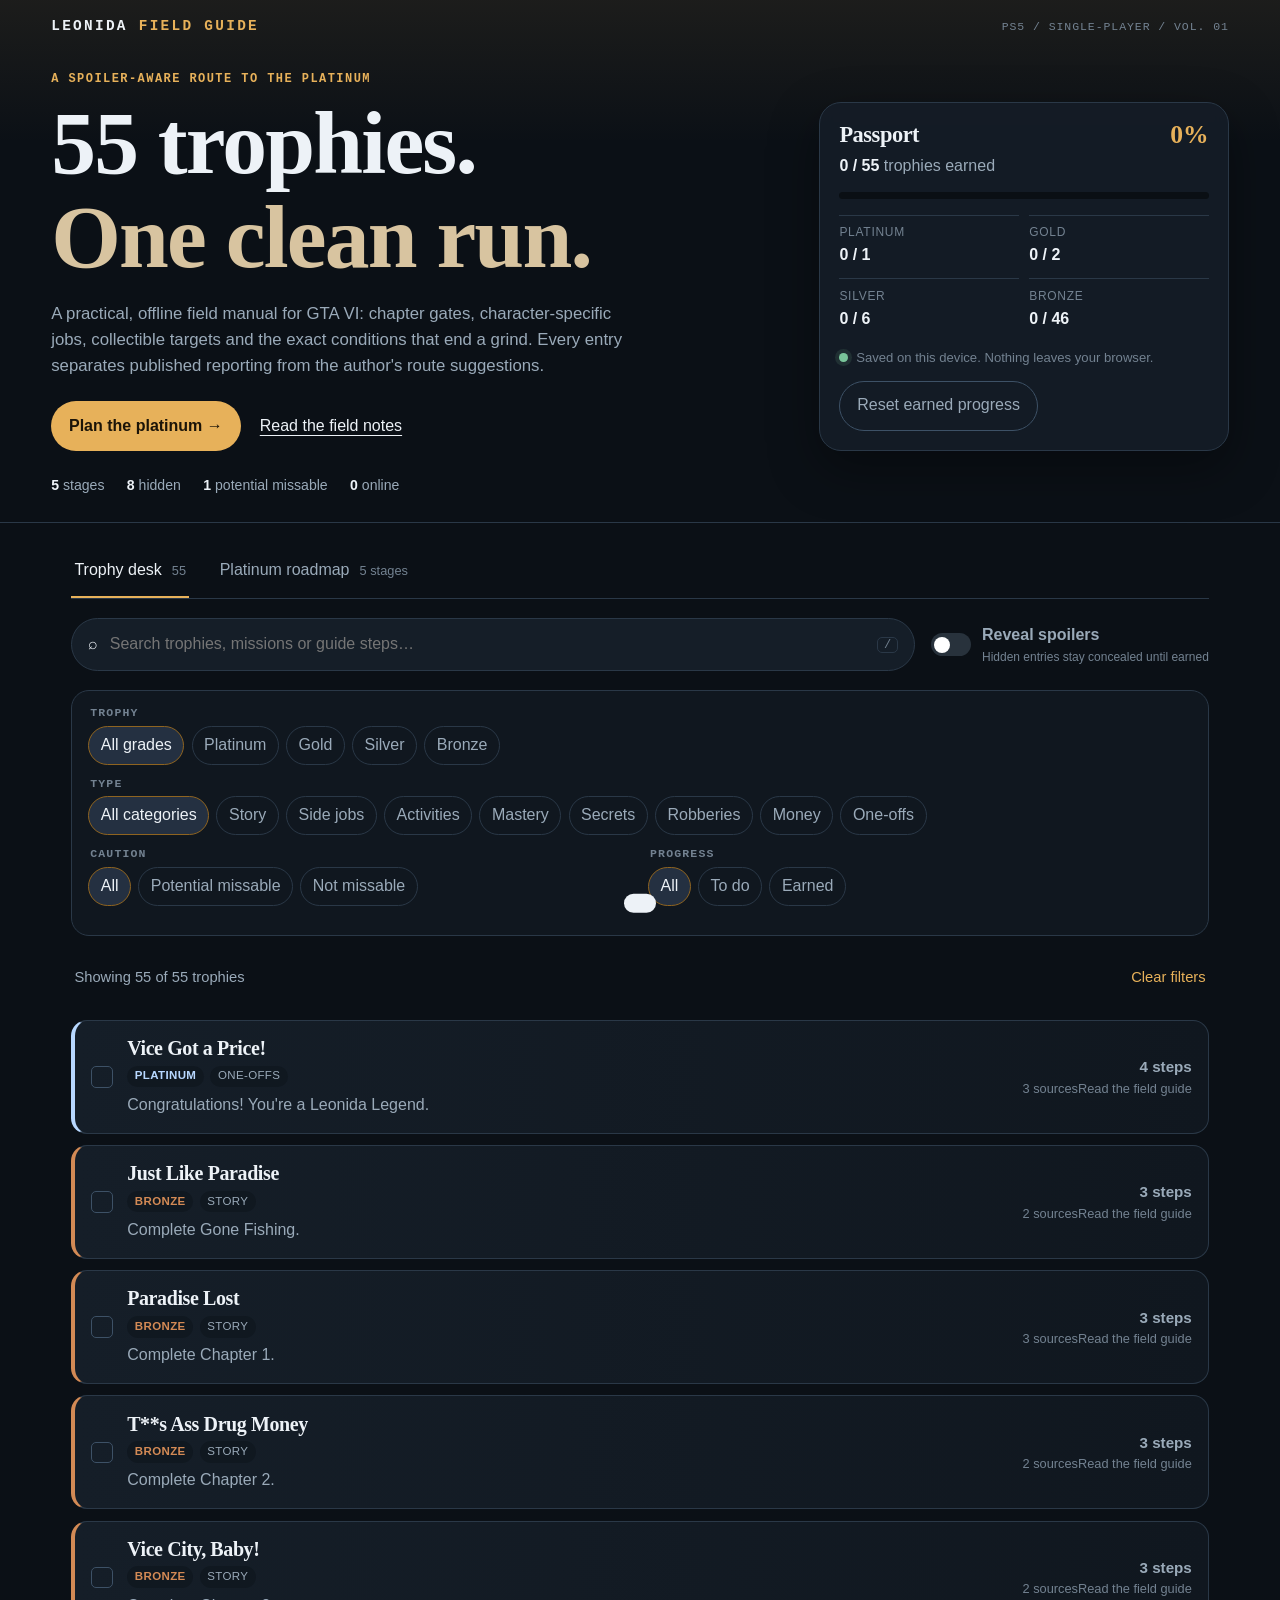
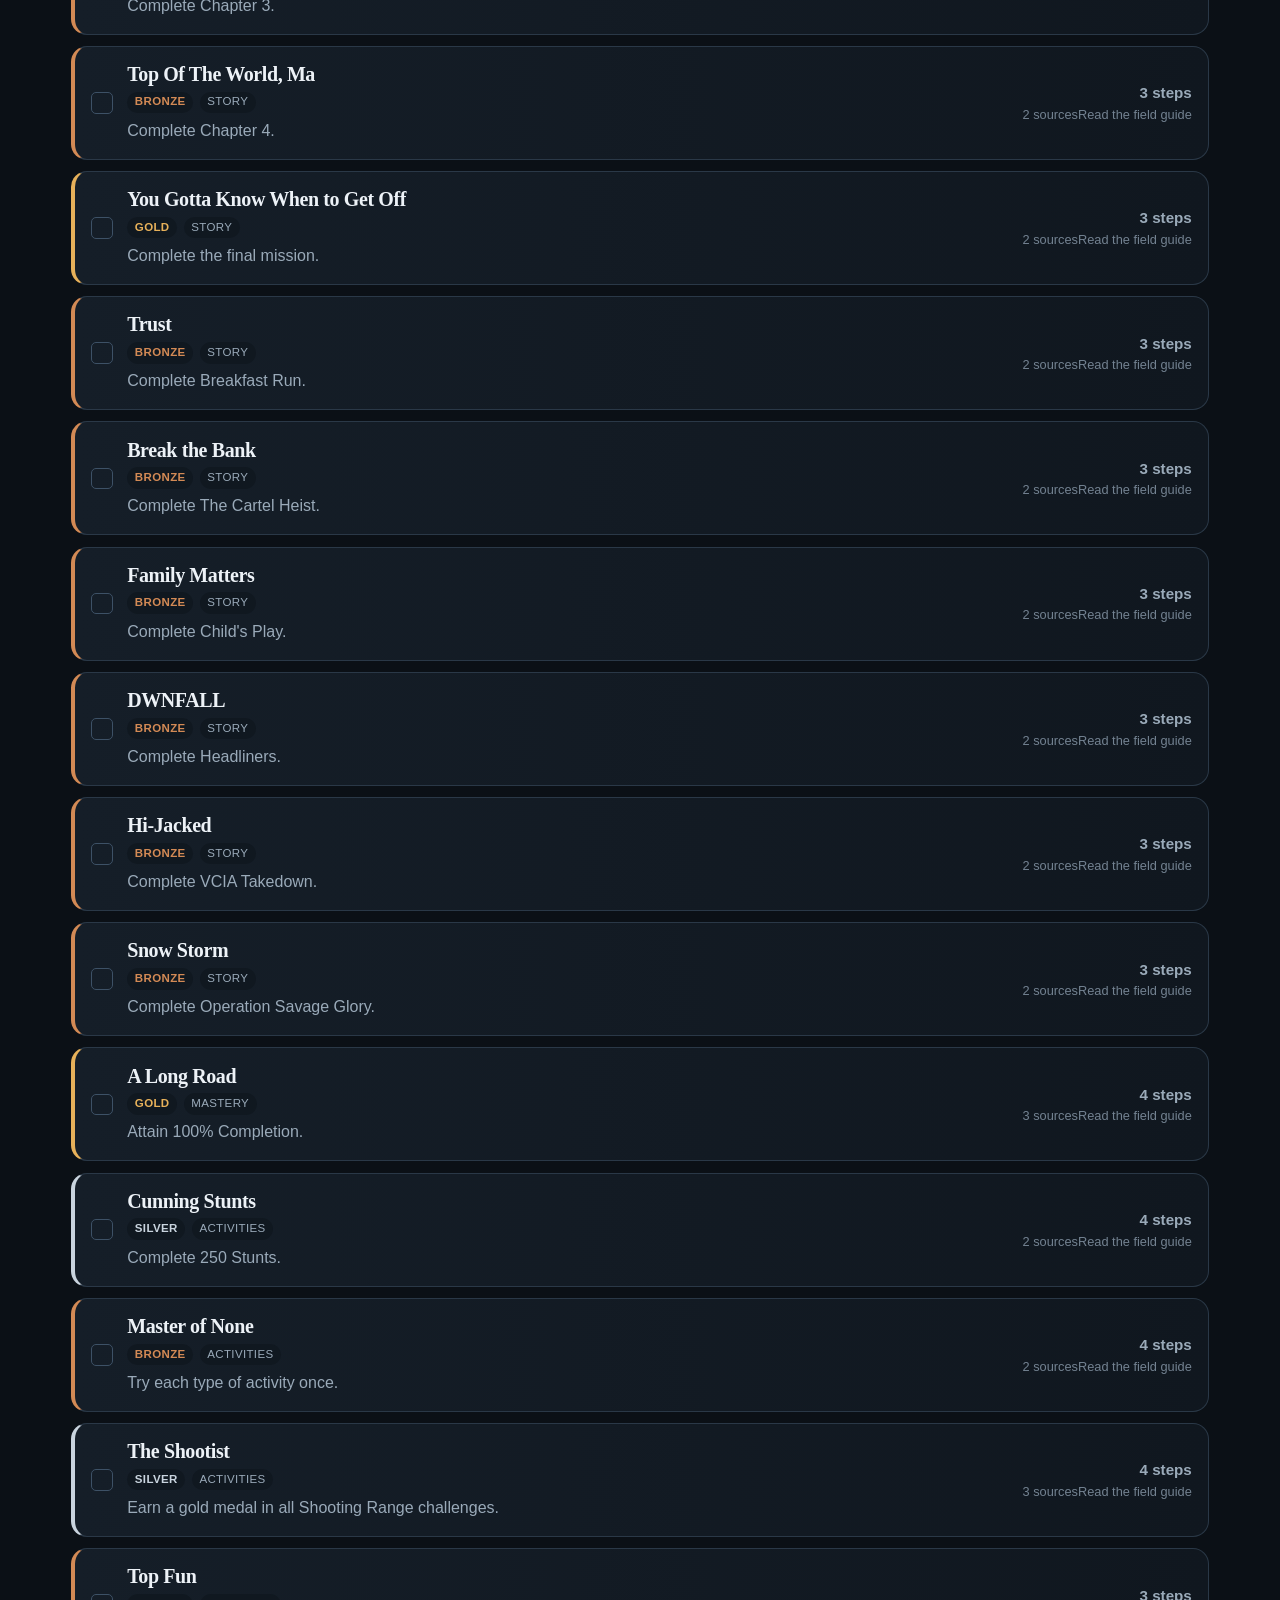
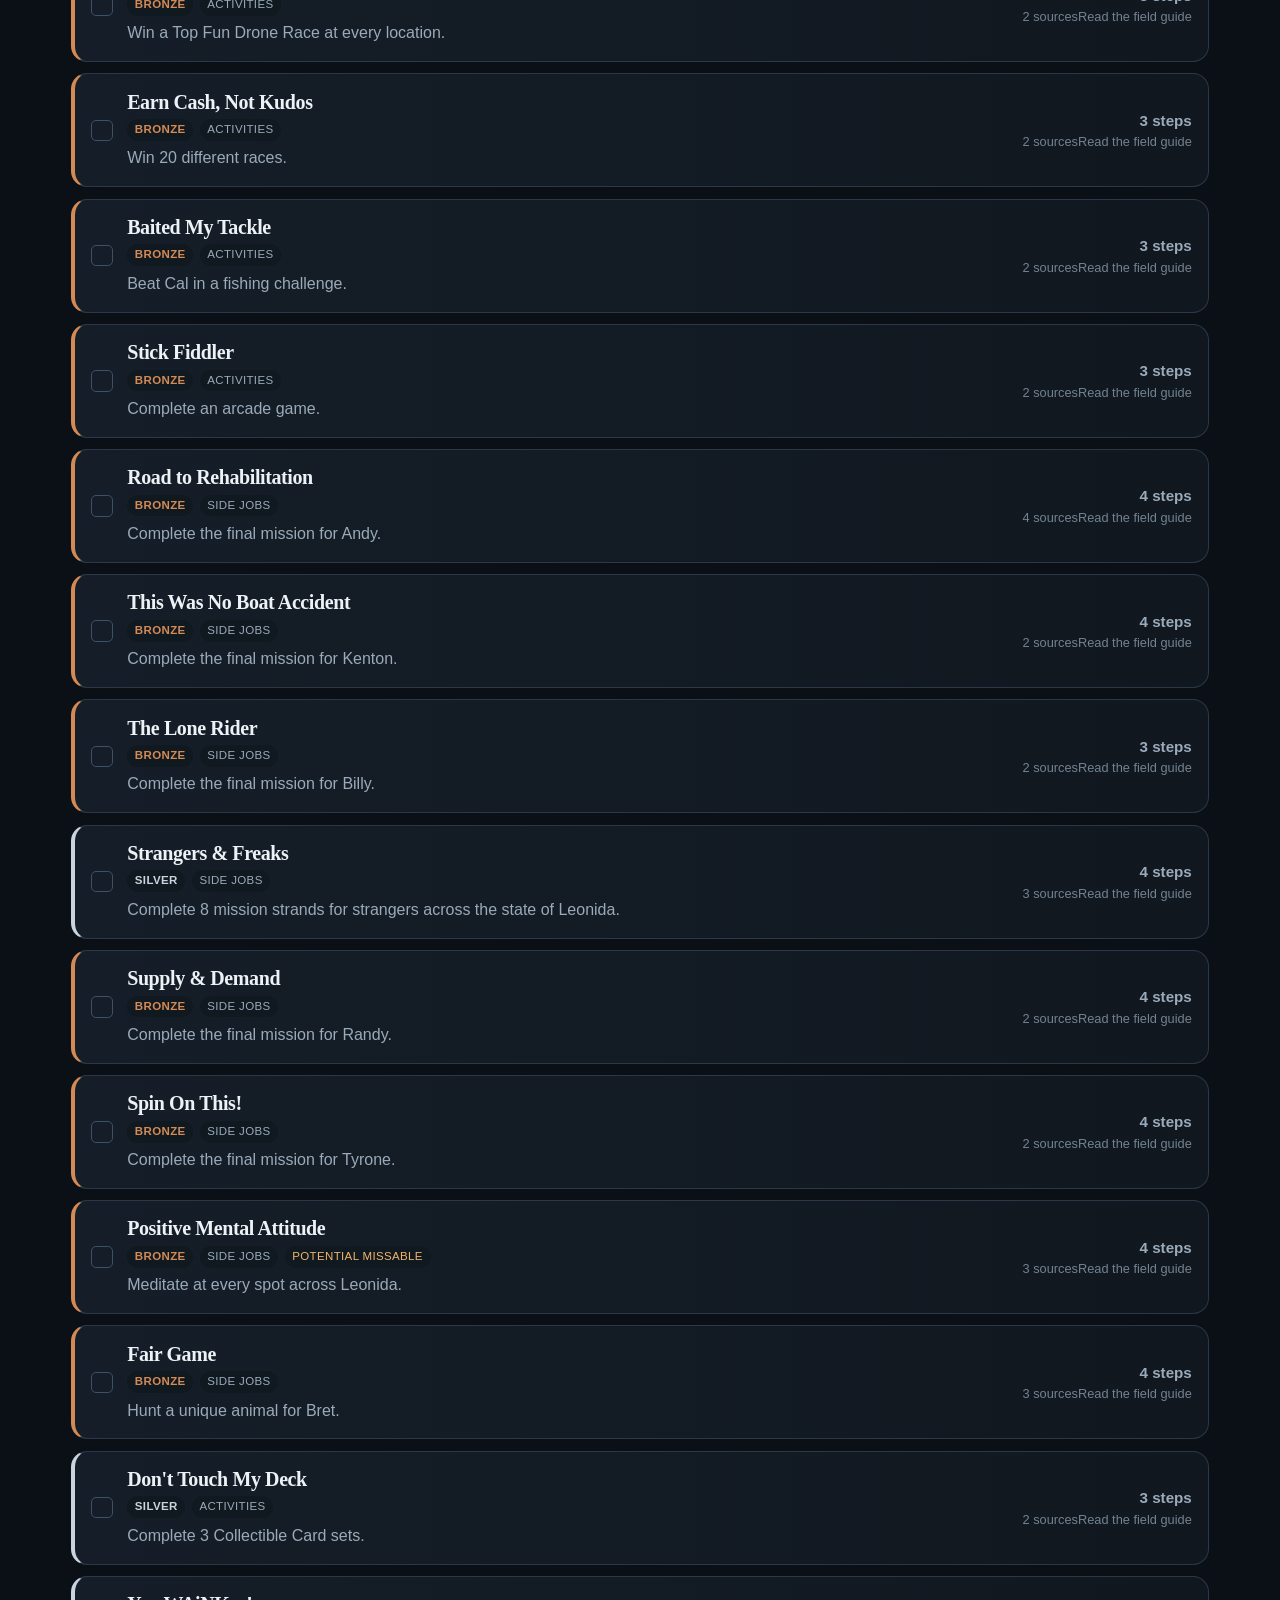
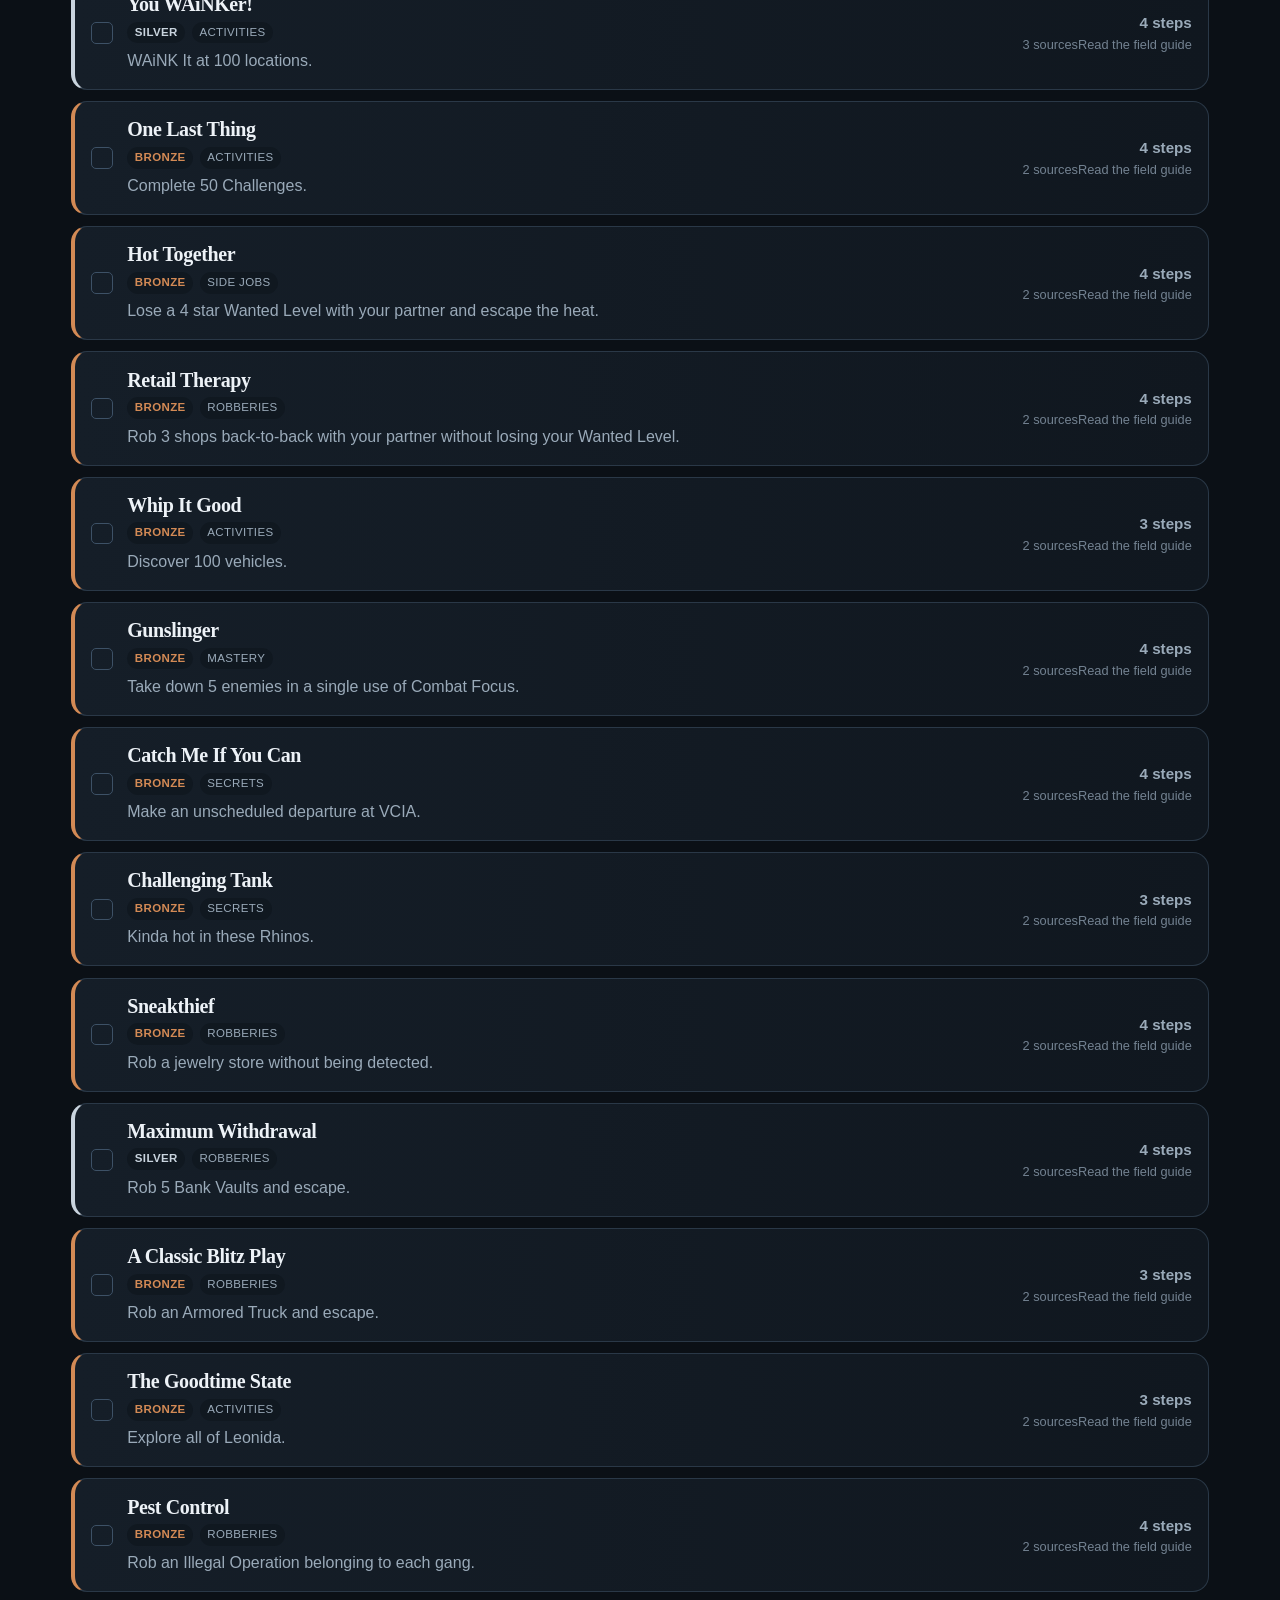
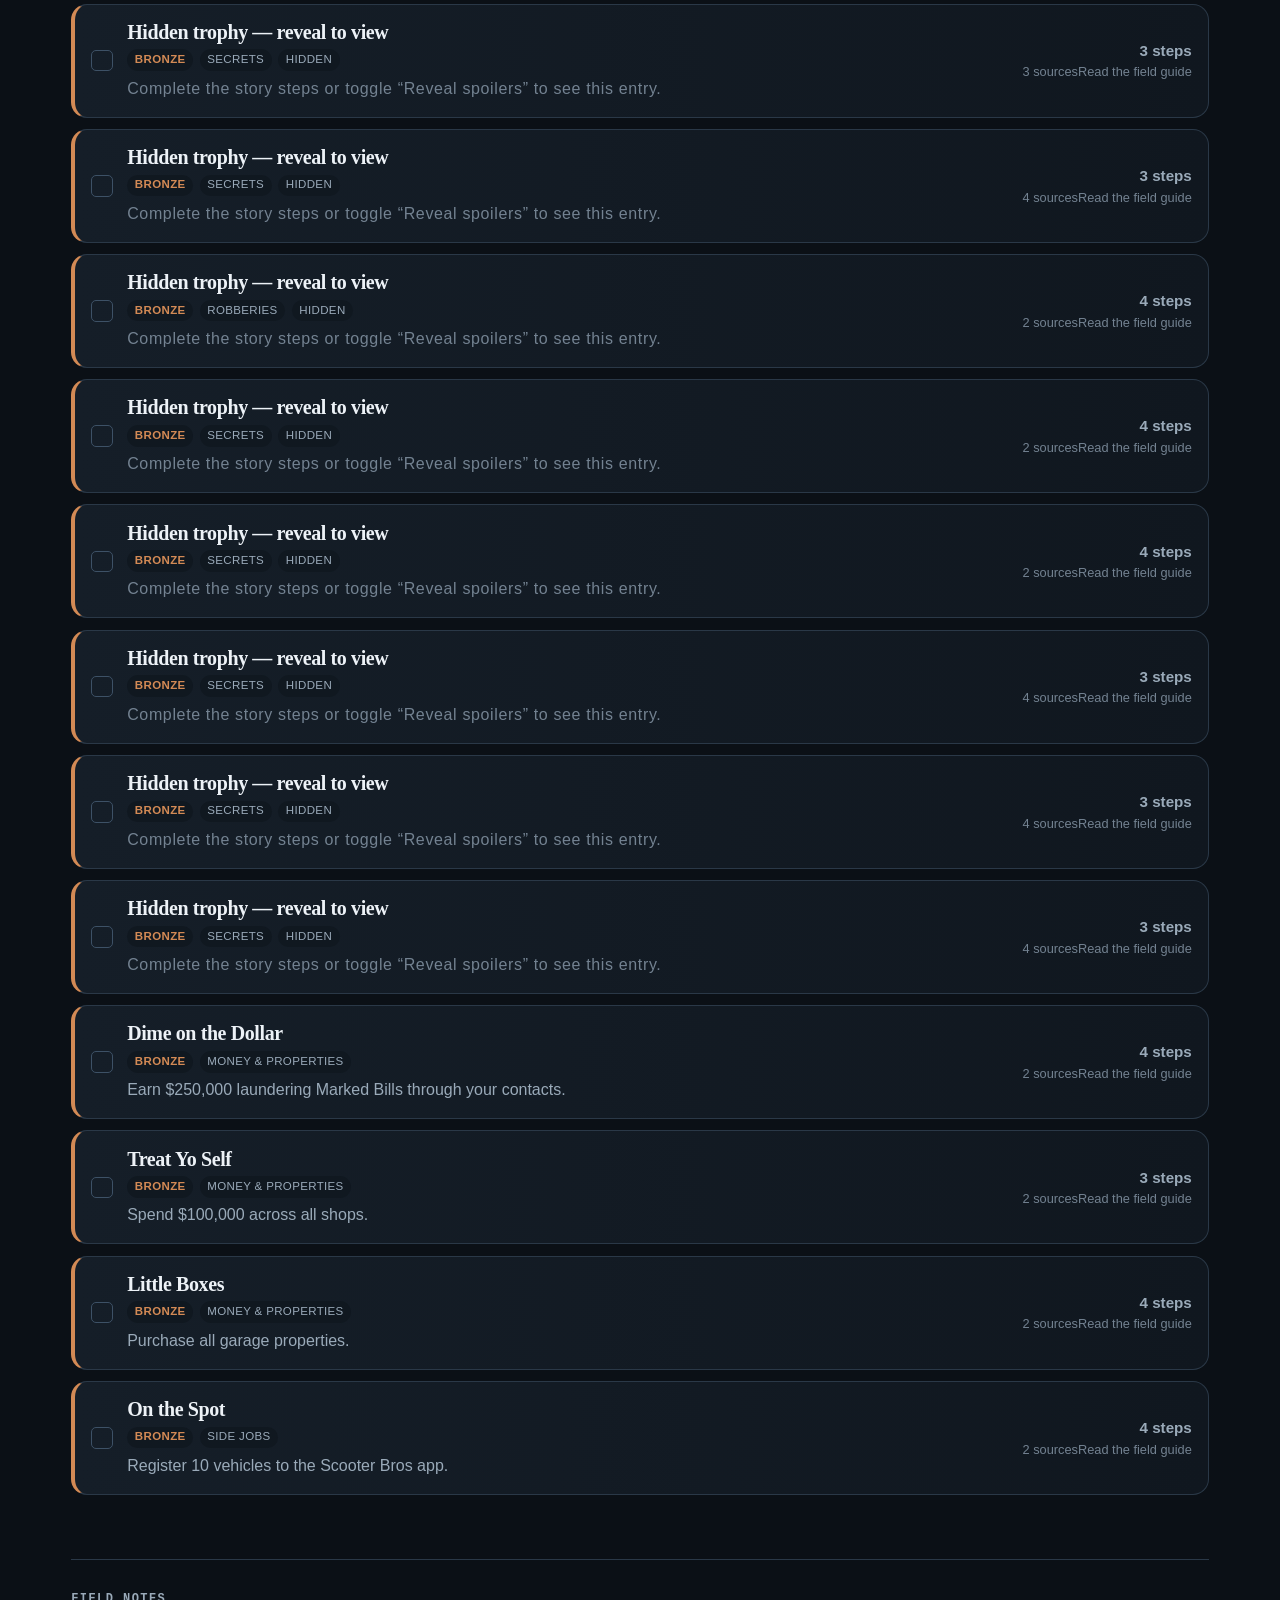
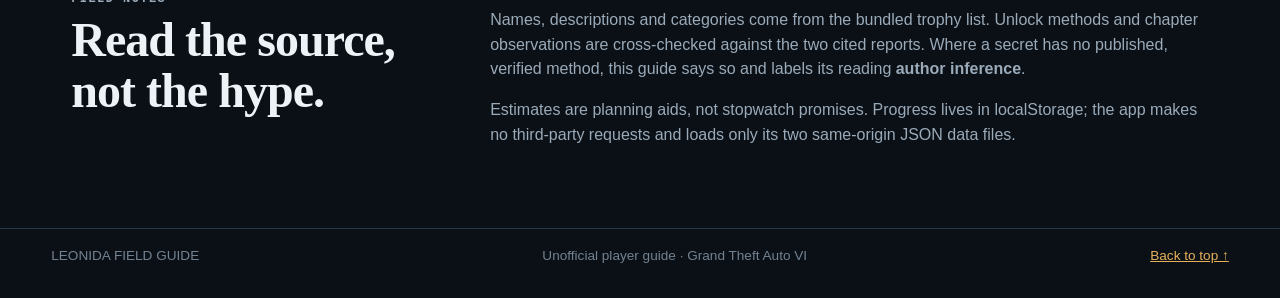
<file: app/index.html>
<!doctype html>
<html lang="en">
<head>
  <meta charset="utf-8">
  <meta name="viewport" content="width=device-width, initial-scale=1">
  <meta name="theme-color" content="#0b1016">
  <title>Leonida Field Guide — GTA VI trophy roadmap</title>
  <link rel="stylesheet" href="style.css">
</head>
<body>
  <a class="skip-link" href="#main">Skip to the guide</a>
  <header class="masthead">
    <nav class="topbar" aria-label="Guide navigation">
      <span class="wordmark">LEONIDA <span>FIELD GUIDE</span></span>
      <span class="edition">PS5 / SINGLE-PLAYER / VOL. 01</span>
    </nav>
    <div class="hero">
      <div class="hero-copy">
        <p class="kicker">A spoiler-aware route to the platinum</p>
        <h1>55 trophies.<br><span>One clean run.</span></h1>
        <p class="intro">A practical, offline field manual for GTA VI: chapter gates, character-specific jobs, collectible targets and the exact conditions that end a grind. Every entry separates published reporting from the author's route suggestions.</p>
        <div class="hero-actions">
          <button class="button primary" id="show-roadmap" type="button">Plan the platinum <span aria-hidden="true">→</span></button>
          <a class="text-link" href="#methodology">Read the field notes</a>
        </div>
      </div>
      <section class="progress-panel" aria-labelledby="progress-title">
        <div class="panel-heading"><h2 id="progress-title">Passport</h2><span id="percent">0%</span></div>
        <p id="progress-text"><strong>0 / 55</strong> trophies earned</p>
        <div class="progress-track" role="progressbar" aria-label="Trophy progress" aria-valuemin="0" aria-valuemax="55" aria-valuenow="0"><span id="progress-fill"></span></div>
        <dl class="grade-counts">
          <div><dt>Platinum</dt><dd id="count-platinum">0 / 1</dd></div>
          <div><dt>Gold</dt><dd id="count-gold">0 / 2</dd></div>
          <div><dt>Silver</dt><dd id="count-silver">0 / 6</dd></div>
          <div><dt>Bronze</dt><dd id="count-bronze">0 / 46</dd></div>
        </dl>
        <p class="local-note"><span class="status-dot"></span> Saved on this device. Nothing leaves your browser.</p>
        <button class="button quiet" id="reset-progress" type="button">Reset earned progress</button>
      </section>
    </div>
    <div class="facts" aria-label="List facts">
      <span><strong>5</strong> stages</span><span><strong>8</strong> hidden</span><span><strong>1</strong> potential missable</span><span><strong>0</strong> online</span>
    </div>
  </header>

  <main id="main">
    <div class="view-tabs" role="tablist" aria-label="Guide views">
      <button id="tab-trophies" class="tab active" type="button" role="tab" aria-selected="true" aria-controls="trophy-view">Trophy desk <span>55</span></button>
      <button id="tab-roadmap" class="tab" type="button" role="tab" aria-selected="false" aria-controls="roadmap-view" tabindex="-1">Platinum roadmap <span>5 stages</span></button>
    </div>

    <section id="trophy-view" role="tabpanel" aria-labelledby="tab-trophies">
      <div class="search-row">
        <label class="search" for="search"><span aria-hidden="true">⌕</span><input id="search" type="search" placeholder="Search trophies, missions or guide steps…" autocomplete="off"><kbd>/</kbd></label>
        <label class="spoiler-control" for="spoilers"><input id="spoilers" type="checkbox"><span class="toggle" aria-hidden="true"></span><span><strong>Reveal spoilers</strong><small>Hidden entries stay concealed until earned</small></span></label>
      </div>
      <div class="filters" aria-label="Filter trophies">
        <fieldset><legend>Trophy</legend><div class="chips" id="grade-filters">
          <button class="chip active" type="button" data-value="all" aria-pressed="true">All grades</button><button class="chip" type="button" data-value="platinum" aria-pressed="false">Platinum</button><button class="chip" type="button" data-value="gold" aria-pressed="false">Gold</button><button class="chip" type="button" data-value="silver" aria-pressed="false">Silver</button><button class="chip" type="button" data-value="bronze" aria-pressed="false">Bronze</button>
        </div></fieldset>
        <fieldset><legend>Type</legend><div class="chips" id="category-filters">
          <button class="chip active" type="button" data-value="all" aria-pressed="true">All categories</button><button class="chip" type="button" data-value="story" aria-pressed="false">Story</button><button class="chip" type="button" data-value="side" aria-pressed="false">Side jobs</button><button class="chip" type="button" data-value="activities" aria-pressed="false">Activities</button><button class="chip" type="button" data-value="mastery" aria-pressed="false">Mastery</button><button class="chip" type="button" data-value="secrets" aria-pressed="false">Secrets</button><button class="chip" type="button" data-value="robberies" aria-pressed="false">Robberies</button><button class="chip" type="button" data-value="money" aria-pressed="false">Money</button><button class="chip" type="button" data-value="opportunistic" aria-pressed="false">One-offs</button>
        </div></fieldset>
        <div class="filter-columns">
          <fieldset><legend>Caution</legend><div class="chips" id="missable-filters"><button class="chip active" type="button" data-value="all" aria-pressed="true">All</button><button class="chip" type="button" data-value="true" aria-pressed="false">Potential missable</button><button class="chip" type="button" data-value="false" aria-pressed="false">Not missable</button></div></fieldset>
          <fieldset><legend>Progress</legend><div class="chips" id="earned-filters"><button class="chip active" type="button" data-value="all" aria-pressed="true">All</button><button class="chip" type="button" data-value="false" aria-pressed="false">To do</button><button class="chip" type="button" data-value="true" aria-pressed="false">Earned</button></div></fieldset>
        </div>
      </div>
      <div class="results-bar"><p id="results-count" aria-live="polite">Showing 55 of 55 trophies</p><button class="text-button" id="clear-filters" type="button">Clear filters</button></div>
      <div class="trophy-list" id="trophy-list"></div>
      <div class="empty" id="empty" hidden><h2>No trophies on this trail.</h2><p>Try a broader search or clear your filters.</p><button class="button primary" type="button" id="empty-reset">Show all trophies</button></div>
    </section>

    <section id="roadmap-view" role="tabpanel" aria-labelledby="tab-roadmap" hidden>
      <div class="roadmap-intro"><p class="kicker">From touchdown to Leonida Legend</p><h2>The five-stage route</h2><p>Stages are computed from the trophy metadata and guide notes: story order comes first, character unlocks and the collectible grind follow, then the final audit. There are no online trophies and no difficulty-specific requirements. Keep a manual save at chapter boundaries; only the Chapter 1 meditation requires special caution.</p></div>
      <div id="roadmap"></div>
    </section>

    <section class="methodology" id="methodology">
      <div><p class="kicker">Field notes</p><h2>Read the source, not the hype.</h2></div>
      <div><p>Names, descriptions and categories come from the bundled trophy list. Unlock methods and chapter observations are cross-checked against the two cited reports. Where a secret has no published, verified method, this guide says so and labels its reading <strong>author inference</strong>.</p><p>Estimates are planning aids, not stopwatch promises. Progress lives in localStorage; the app makes no third-party requests and loads only its two same-origin JSON data files.</p></div>
    </section>
  </main>

  <footer><span>LEONIDA FIELD GUIDE</span><span>Unofficial player guide · Grand Theft Auto VI</span><a href="#main">Back to top ↑</a></footer>

  <dialog id="guide-dialog" aria-labelledby="dialog-title">
    <div class="dialog-inner">
      <button class="dialog-close" id="dialog-close" type="button" aria-label="Close guide">×</button>
      <div id="dialog-content"></div>
      <div class="dialog-footer"><button class="button quiet" id="dialog-earned" type="button"></button><span id="dialog-source-note"></span></div>
    </div>
  </dialog>
  <div id="toast" class="toast" role="status" aria-live="polite"></div>
  <script type="module" src="app.js"></script>
</body>
</html>
</file>
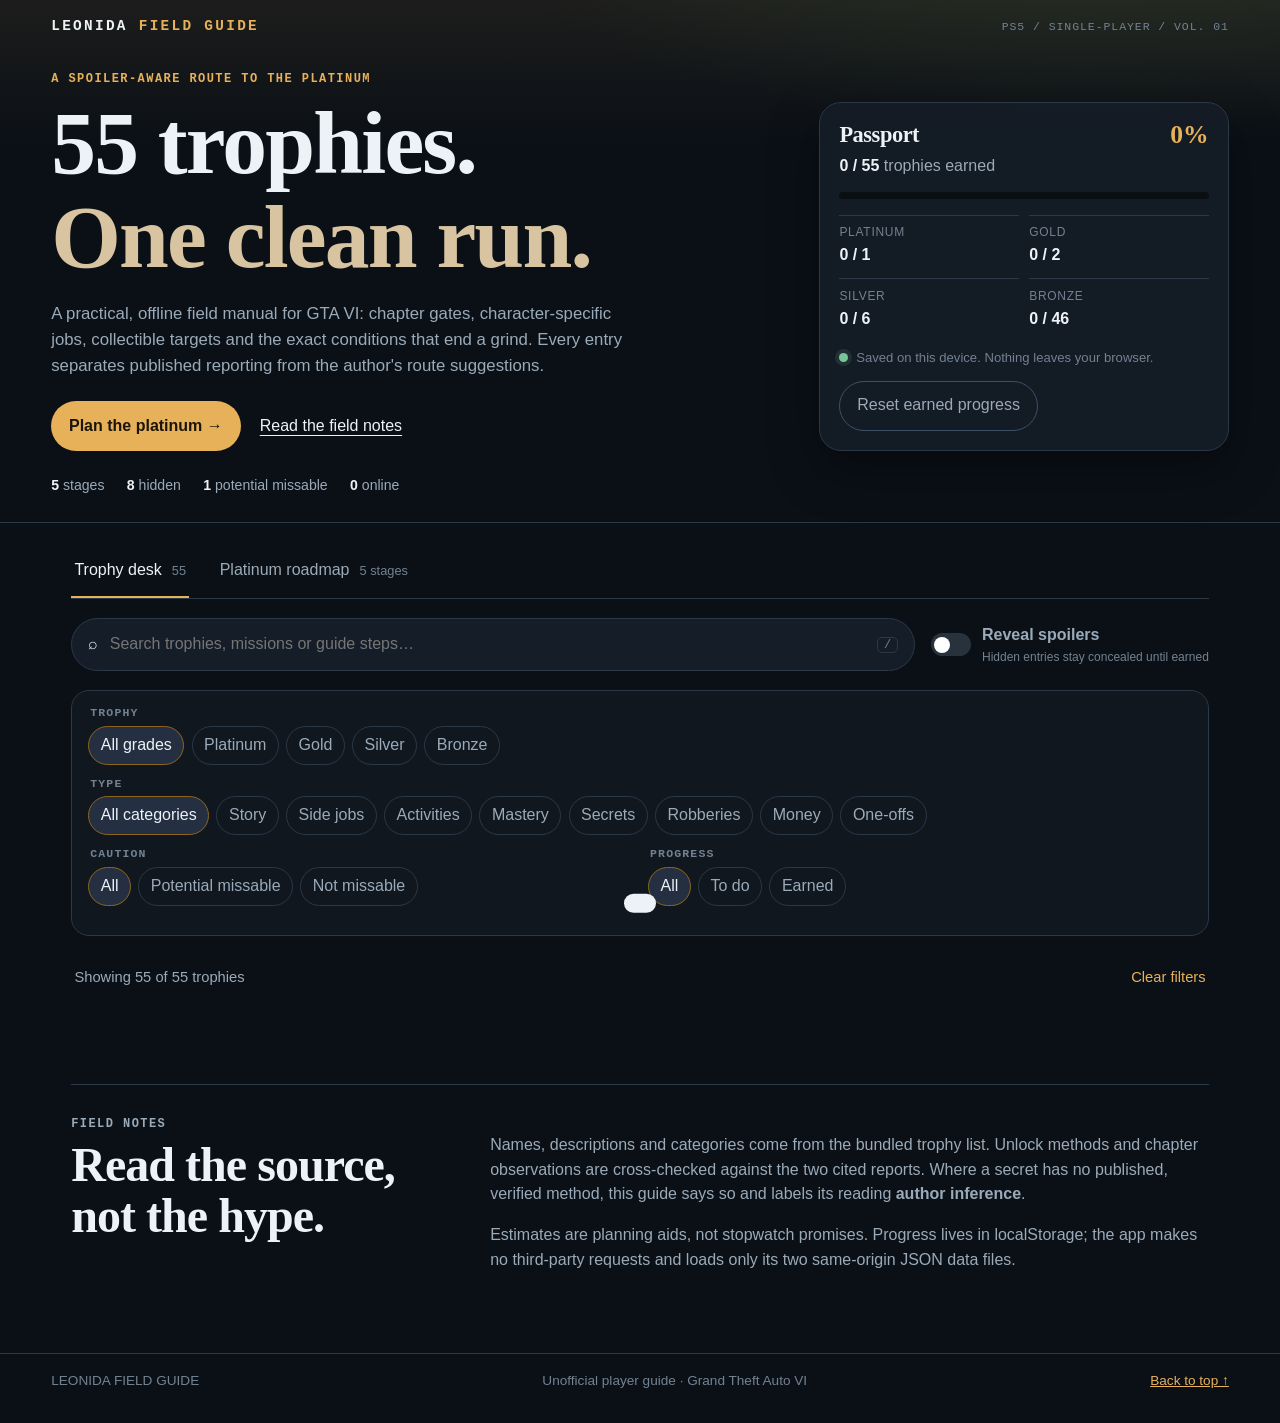
<file: out/index.html>
<!doctype html>
<html lang="en"><head>
  <meta charset="utf-8">
  <meta http-equiv="refresh" content="0; url=app/index.html">
  <title>Leonida Field Guide</title>
</head><body><a href="app/index.html">Open the guide</a></body></html>
</file>
<file: app/style.css>
/* Leonida Field Guide — a practical dark field manual, not a generic dashboard. */
:root {
  --bg: #0b1016; --bg-2: #10171f; --card: #151e28; --card-2: #1b2632;
  --line: #2a3847; --line-strong: #3d5166;
  --text: #edf2f7; --muted: #9aaab9; --faint: #738291;
  --gold: #e7b15a; --gold-deep: #8f6420; --silver: #c9d4de; --bronze: #d38a55;
  --platinum: #b8d8ff; --good: #79c59a; --warn: #f0b46b; --danger: #e07a72;
  --shadow: 0 18px 50px rgba(0, 0, 0, .35);
  --serif: "Iowan Old Style", Palatino, "Palatino Linotype", "Book Antiqua", Georgia, serif;
  --sans: "Avenir Next", "Segoe UI", "Noto Sans", sans-serif;
  --mono: "IBM Plex Mono", "SFMono-Regular", Consolas, monospace;
}
* { box-sizing: border-box; }
html { scroll-behavior: smooth; }
body { margin: 0; min-width: 320px; background: radial-gradient(1200px 500px at 85% -10%, #1d2b24 0%, transparent 55%), var(--bg); color: var(--text); font: 16px/1.55 var(--sans); }
button, input { font: inherit; color: inherit; }
button { cursor: pointer; }
a { color: var(--gold); }
.skip-link { position: absolute; left: 1rem; top: -4rem; background: var(--gold); color: #1a1308; padding: .5rem .8rem; z-index: 5; }
.skip-link:focus { top: 1rem; }
.masthead { padding: 1.2rem clamp(1rem, 4vw, 4rem) 1.6rem; border-bottom: 1px solid var(--line); background: linear-gradient(180deg, rgba(231,177,90,.08), transparent 9rem); }
.topbar, .hero, .facts, main, footer { max-width: 1240px; margin-inline: auto; }
.topbar { display: flex; justify-content: space-between; gap: 1rem; align-items: center; max-width: 1240px; }
.wordmark { font: 700 .9rem/1 var(--mono); letter-spacing: .16em; }
.wordmark span { color: var(--gold); }
.edition { color: var(--faint); font: .72rem/1 var(--mono); letter-spacing: .08em; }
.hero { display: grid; grid-template-columns: minmax(0, 1.4fr) minmax(280px, .8fr); gap: clamp(1.2rem, 4vw, 4rem); align-items: end; padding-top: 2.4rem; }
.kicker { margin: 0 0 .5rem; color: var(--gold); font: 700 .75rem/1.3 var(--mono); letter-spacing: .12em; text-transform: uppercase; }
h1, h2, h3 { font-family: var(--serif); font-weight: 600; letter-spacing: -.02em; line-height: 1.05; }
h1 { margin: 0; font-size: clamp(3.2rem, 7vw, 6.4rem); }
h1 span { color: #d8c4a0; }
.intro { max-width: 64ch; color: var(--muted); font-size: 1.05rem; }
.hero-actions { display: flex; align-items: center; gap: 1.2rem; margin-top: 1.4rem; }
.button { border: 1px solid var(--line-strong); background: var(--card); border-radius: 999px; padding: .72rem 1.05rem; transition: .15s ease; }
.button:hover, .button:focus-visible { border-color: var(--gold); outline: none; }
.button.primary { background: var(--gold); color: #1b1408; border-color: transparent; font-weight: 700; }
.button.quiet { background: transparent; color: var(--muted); }
.text-link { color: var(--text); text-underline-offset: .25em; }
.progress-panel { background: rgba(21,30,40,.86); border: 1px solid var(--line); border-radius: 22px; padding: 1.2rem; box-shadow: var(--shadow); backdrop-filter: blur(8px); }
.panel-heading, .results-bar, .card-top, .dialog-footer, footer { display: flex; justify-content: space-between; gap: 1rem; align-items: center; }
.panel-heading h2 { margin: 0; font-size: 1.4rem; }
#percent { font: 700 1.6rem/1 var(--serif); color: var(--gold); }
#progress-text { margin: .4rem 0 .8rem; color: var(--muted); }
#progress-text strong { color: var(--text); }
.progress-track { height: 7px; border-radius: 99px; background: #0a0f14; overflow: hidden; }
#progress-fill { display: block; width: 0; height: 100%; background: linear-gradient(90deg, var(--gold-deep), var(--gold)); }
.grade-counts { display: grid; grid-template-columns: 1fr 1fr; gap: .65rem; margin: 1rem 0; }
.grade-counts div { border-top: 1px solid var(--line); padding-top: .45rem; }
.grade-counts dt { color: var(--faint); font-size: .75rem; text-transform: uppercase; letter-spacing: .06em; }
.grade-counts dd { margin: .1rem 0 0; font-weight: 700; }
.local-note { display: flex; gap: .5rem; align-items: center; color: var(--faint); font-size: .82rem; margin: .4rem 0 .8rem; }
.status-dot { width: .55rem; height: .55rem; border-radius: 50%; background: var(--good); box-shadow: 0 0 0 4px rgba(121,197,154,.12); }
.facts { display: flex; flex-wrap: wrap; gap: .6rem 1.4rem; margin-top: 1.5rem; color: var(--muted); font-size: .88rem; }
.facts strong { color: var(--text); }
main { padding: 1.4rem clamp(1rem, 4vw, 4rem) 4rem; }
.view-tabs { display: flex; gap: .5rem; border-bottom: 1px solid var(--line); }
.tab { background: transparent; border: 0; border-bottom: 2px solid transparent; color: var(--muted); padding: .8rem .2rem; margin-right: 1.2rem; }
.tab span { margin-left: .35rem; color: var(--faint); font-size: .8rem; }
.tab.active { color: var(--text); border-color: var(--gold); }
.search-row { display: grid; grid-template-columns: minmax(0, 1fr) auto; gap: 1rem; align-items: center; margin: 1.2rem 0; }
.search { display: flex; align-items: center; gap: .6rem; min-width: 0; background: var(--card); border: 1px solid var(--line); border-radius: 999px; padding: .75rem 1rem; }
.search input { flex: 1; min-width: 0; border: 0; background: transparent; outline: none; }
.search kbd { color: var(--faint); border: 1px solid var(--line); border-radius: 5px; padding: 0 .35rem; font: .75rem var(--mono); }
.spoiler-control { display: flex; gap: .7rem; align-items: center; color: var(--muted); position: relative; cursor: pointer; }
.spoiler-control strong, .spoiler-control small { display: block; }
.spoiler-control small { color: var(--faint); font-size: .75rem; }
.spoiler-control input { position: absolute; inset: 0; width: 100%; height: 100%; margin: 0; opacity: 0; cursor: pointer; }
.toggle { width: 2.5rem; height: 1.4rem; border-radius: 99px; background: #28323c; position: relative; flex: none; }
.toggle::after { content: ""; position: absolute; width: 1rem; height: 1rem; border-radius: 50%; left: .2rem; top: .2rem; background: white; transition: .15s; }
.spoiler-control input:checked + .toggle { background: var(--gold-deep); }
.spoiler-control input:checked + .toggle::after { transform: translateX(1.1rem); }
.spoiler-control input:focus-visible + .toggle { outline: 2px solid var(--gold); outline-offset: 3px; }
.filters { background: var(--bg-2); border: 1px solid var(--line); border-radius: 18px; padding: 1rem; }
fieldset { border: 0; margin: 0 0 .8rem; padding: 0; }
legend { color: var(--faint); font: 700 .72rem/1 var(--mono); letter-spacing: .1em; text-transform: uppercase; margin-bottom: .45rem; }
.chips, .filter-columns { display: flex; flex-wrap: wrap; gap: .45rem; }
.filter-columns { display: grid; grid-template-columns: 1fr 1fr; gap: 1rem; }
.chip { border: 1px solid var(--line); background: transparent; color: var(--muted); border-radius: 999px; padding: .38rem .72rem; }
.chip.active, .chip[aria-pressed="true"] { background: #243041; color: var(--text); border-color: var(--gold-deep); }
.results-bar { margin: 1rem .2rem; color: var(--muted); font-size: .92rem; }
.text-button { background: none; border: 0; color: var(--gold); padding: 0; }
.trophy-list { display: grid; gap: .7rem; }
.trophy-card { width: 100%; text-align: left; background: linear-gradient(90deg, var(--card), var(--bg-2)); border: 1px solid var(--line); border-left: 4px solid var(--bronze); border-radius: 16px; padding: .95rem 1rem; display: grid; grid-template-columns: auto minmax(0, 1fr) auto; gap: .9rem; align-items: center; }
.trophy-card:hover, .trophy-card:focus-visible { border-color: var(--line-strong); border-left-color: var(--gold); outline: none; transform: translateY(-1px); }
.trophy-card.platinum { border-left-color: var(--platinum); } .trophy-card.gold { border-left-color: var(--gold); } .trophy-card.silver { border-left-color: var(--silver); }
.earned-box { width: 1.35rem; height: 1.35rem; border: 1px solid var(--line-strong); border-radius: 5px; display: grid; place-items: center; color: transparent; }
.trophy-card.is-earned .earned-box { background: var(--good); border-color: transparent; color: #082013; }
.trophy-card.is-earned .earned-box::before { content: "✓"; font-weight: 800; }
.card-title { margin: 0; font: 600 1.25rem/1.2 var(--serif); }
.meta, .tags, .stage-progress { display: flex; flex-wrap: wrap; gap: .4rem; margin-top: .35rem; }
.tag, .grade { border-radius: 99px; padding: .12rem .48rem; font-size: .72rem; letter-spacing: .03em; text-transform: uppercase; background: #101820; color: var(--muted); }
.tag.warn { color: var(--warn); } .tag.good { color: var(--good); }
.grade { font-weight: 800; } .grade.platinum { color: var(--platinum); } .grade.gold { color: var(--gold); } .grade.silver { color: var(--silver); } .grade.bronze { color: var(--bronze); }
.card-side { text-align: right; color: var(--faint); font-size: .8rem; }
.card-side strong { display: block; color: var(--muted); font-size: .95rem; }
.desc { margin: .35rem 0 0; color: var(--muted); } .desc.redacted { color: var(--faint); letter-spacing: .04em; }
.empty { text-align: center; border: 1px dashed var(--line-strong); border-radius: 18px; padding: 3rem 1rem; }
.stage { display: grid; grid-template-columns: 7rem minmax(0, 1fr); gap: 1rem; margin: 1rem 0; }
.stage-index { font: 700 2.4rem/1 var(--serif); color: var(--gold); }
.stage-body { border-top: 1px solid var(--line); padding-top: .8rem; }
.stage h3 { margin: 0; font-size: 1.8rem; }
.roadmap-intro { max-width: 75ch; margin-bottom: 2rem; }
.roadmap-intro h2 { font-size: clamp(2rem, 4vw, 3.4rem); margin: 0 0 .6rem; }
.stage-items { display: grid; grid-template-columns: repeat(auto-fill, minmax(230px, 1fr)); gap: .5rem; margin-top: .8rem; }
.stage-item { background: var(--card); border-radius: 10px; padding: .6rem .7rem; }
.stage-item small { display: block; color: var(--faint); }
.methodology { display: grid; grid-template-columns: .7fr 1.3fr; gap: 2rem; margin-top: 4rem; padding-top: 2rem; border-top: 1px solid var(--line); }
.methodology h2 { font-size: clamp(2rem, 4vw, 3rem); margin: 0; }
.methodology p { color: var(--muted); }
footer { max-width: none; padding: 1rem clamp(1rem, 4vw, 4rem) 2rem; border-top: 1px solid var(--line); color: var(--faint); font-size: .85rem; }
footer > * { margin-inline: 0; }
dialog { width: min(760px, calc(100% - 1.5rem)); max-height: min(860px, calc(100dvh - 2rem)); overflow-y: auto; border: 1px solid var(--line-strong); border-radius: 22px; background: #121920; color: var(--text); padding: 0; box-shadow: var(--shadow); }
dialog::backdrop { background: rgba(3, 6, 9, .72); }
.dialog-inner { padding: 1.4rem; position: relative; }
.dialog-close { position: absolute; right: .8rem; top: .7rem; width: 2rem; height: 2rem; border-radius: 50%; border: 1px solid var(--line); background: transparent; font-size: 1.3rem; }
.eyebrow { color: var(--gold); font: 700 .75rem/1 var(--mono); letter-spacing: .08em; text-transform: uppercase; }
#dialog-title { font-size: clamp(2rem, 5vw, 3.2rem); margin: .3rem 2rem .4rem 0; }
.official { border-left: 3px solid var(--gold); padding-left: .8rem; color: var(--muted); }
ol.steps { padding-left: 1.2rem; } ol.steps li { margin: .7rem 0; }
.step-label { display: block; color: var(--faint); font: 700 .72rem/1 var(--mono); letter-spacing: .08em; text-transform: uppercase; }
.inference { color: #d9c7a4; }
.sources { list-style: none; padding: 0; } .sources li { border-top: 1px solid var(--line); padding: .55rem 0; color: var(--muted); font-size: .92rem; }
.dialog-footer { margin-top: 1rem; padding-top: .8rem; border-top: 1px solid var(--line); }
#dialog-source-note { color: var(--faint); font-size: .8rem; }
.toast { position: fixed; left: 50%; bottom: 1rem; transform: translate(-50%, 150%); background: var(--text); color: #10161c; border-radius: 99px; padding: .6rem 1rem; transition: .2s; }
.toast.show { transform: translate(-50%, 0); }
@media (max-width: 860px) {
  .hero, .search-row, .filter-columns, .methodology, .stage { grid-template-columns: 1fr; }
  .search-row { align-items: stretch; } .card-side { display: none; }
  h1 { font-size: 3.4rem; } .facts { display: grid; grid-template-columns: 1fr 1fr; }
}
@media (max-width: 560px) { .trophy-card { grid-template-columns: auto minmax(0,1fr); } .edition { display: none; } }
@media (prefers-reduced-motion: reduce) { * { scroll-behavior: auto !important; transition: none !important; } }
</file>
